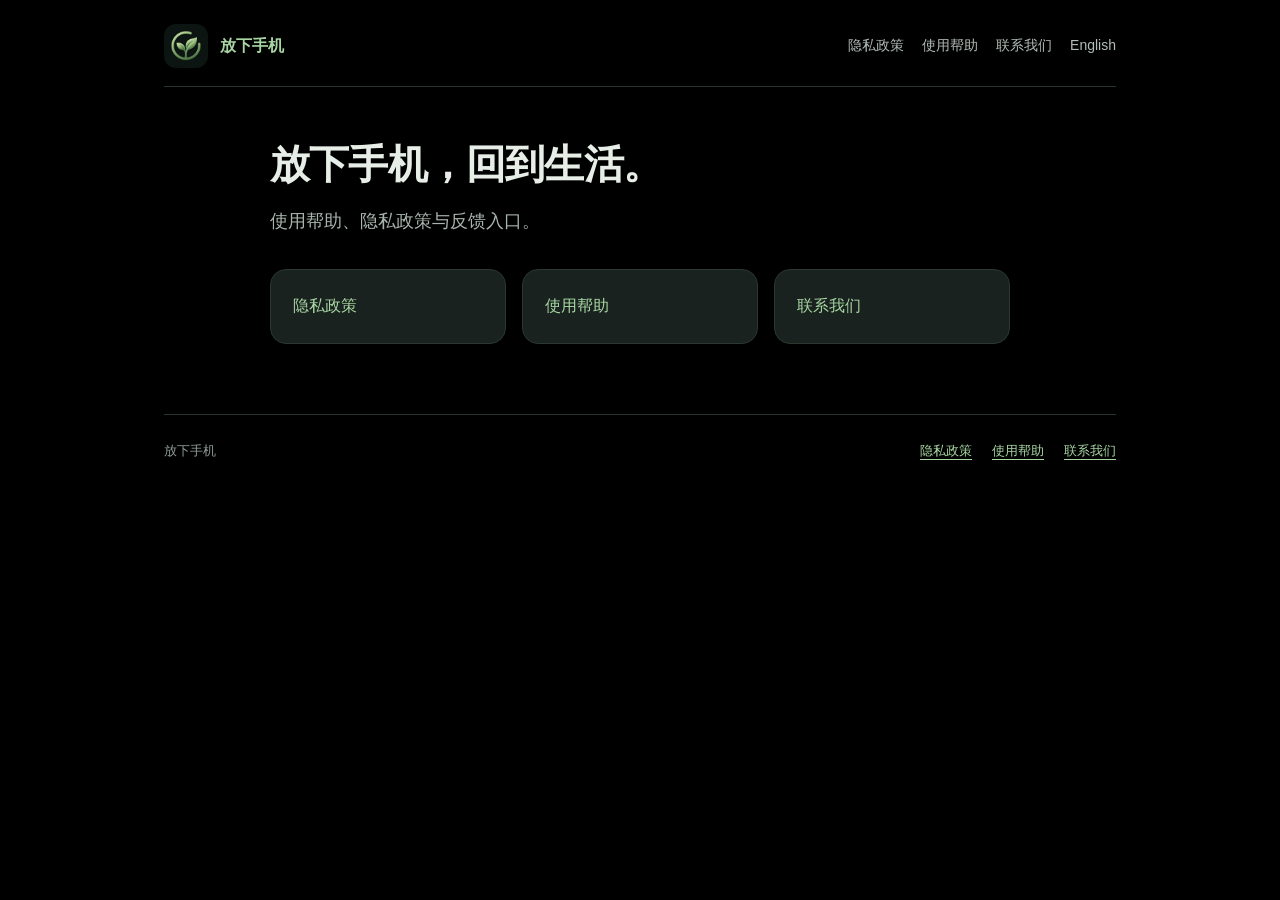
<file: index.html>
<!doctype html>
<html lang="zh-Hans">
<head><meta charset="utf-8"><meta name="viewport" content="width=device-width,initial-scale=1">
<title>放下手机 · 放下手机</title><meta name="description" content="放下手机，回到生活。">
<link rel="icon" href="assets/icon.png"><link rel="stylesheet" href="assets/site.css"></head>
<body><div class="wrap"><header><a class="brand" href="index.html"><img src="assets/icon.png" alt="">放下手机</a>
<nav aria-label="导航"><a href="privacy.html">隐私政策</a><a href="help.html">使用帮助</a><a href="contact.html">联系我们</a><a href="index-en.html" hreflang="en">English</a></nav></header>
<main><h1>放下手机，回到生活。</h1><p class="intro">使用帮助、隐私政策与反馈入口。</p><div class="choices"><a class="choice" href="privacy.html">隐私政策</a><a class="choice" href="help.html">使用帮助</a><a class="choice" href="contact.html">联系我们</a></div></main><footer><span>放下手机</span><div class="links"><a href="privacy.html">隐私政策</a><a href="help.html">使用帮助</a><a href="contact.html">联系我们</a></div></footer></div><script>
const pages = {privacy:'privacy.html',help:'help.html',contact:'contact.html',
'privacy-en':'privacy-en.html','help-en':'help-en.html','contact-en':'contact-en.html'};
const target = pages[location.hash.slice(1)];
if (target) location.replace(target);
</script></body></html>
</file>
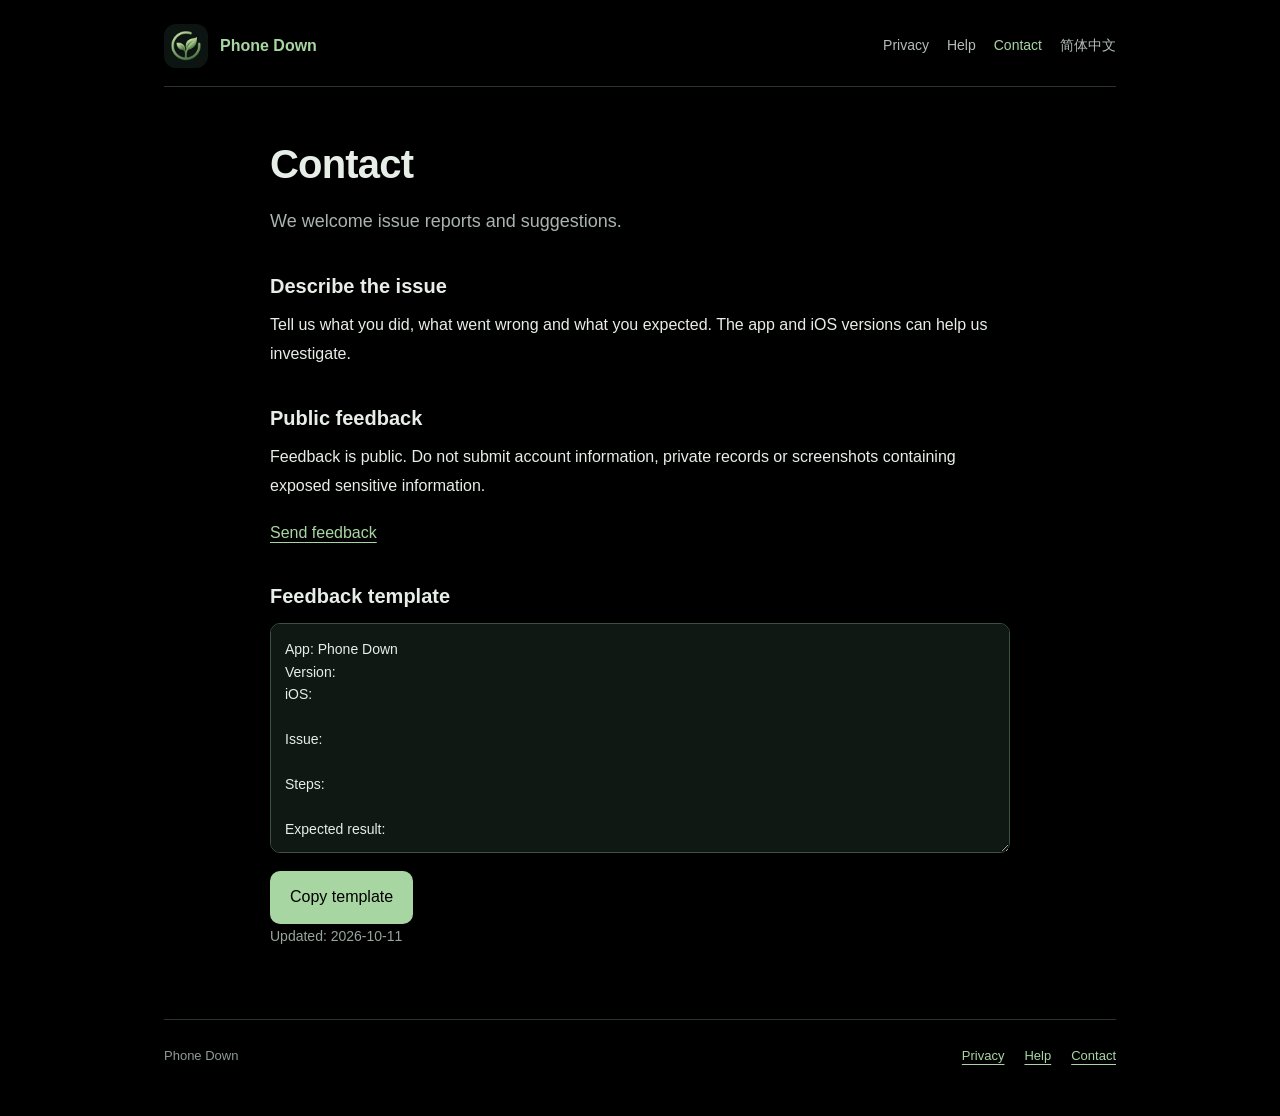
<file: contact-en.html>
<!doctype html>
<html lang="en">
<head><meta charset="utf-8"><meta name="viewport" content="width=device-width,initial-scale=1">
<title>Contact · Phone Down</title><meta name="description" content="We welcome issue reports and suggestions.">
<link rel="icon" href="assets/icon.png"><link rel="stylesheet" href="assets/site.css"></head>
<body><div class="wrap"><header><a class="brand" href="index-en.html"><img src="assets/icon.png" alt="">Phone Down</a>
<nav aria-label="Navigation"><a href="privacy-en.html">Privacy</a><a href="help-en.html">Help</a><a href="contact-en.html" aria-current="page">Contact</a><a href="contact.html" hreflang="zh-Hans">简体中文</a></nav></header>
<main><h1>Contact</h1><p class="intro">We welcome issue reports and suggestions.</p><section><h2>Describe the issue</h2><p>Tell us what you did, what went wrong and what you expected. The app and iOS versions can help us investigate.</p></section><section><h2>Public feedback</h2><p>Feedback is public. Do not submit account information, private records or screenshots containing exposed sensitive information.</p></section><p><a href="https://github.com/qge0001/phone-down-site/issues">Send feedback</a></p><h2>Feedback template</h2><textarea class="feedback-template" readonly aria-label="Feedback template">App: Phone Down
Version:
iOS:

Issue:

Steps:

Expected result:
</textarea><button class="copy" data-copy="App: Phone Down
Version:
iOS:

Issue:

Steps:

Expected result:
" data-done="Copied" data-error="Please copy the template above">Copy template</button><p class="muted">Updated: 2026-10-11</p></main><footer><span>Phone Down</span><div class="links"><a href="privacy-en.html">Privacy</a><a href="help-en.html">Help</a><a href="contact-en.html" aria-current="page">Contact</a></div></footer></div><script src="assets/contact.js" defer></script></body></html>
</file>
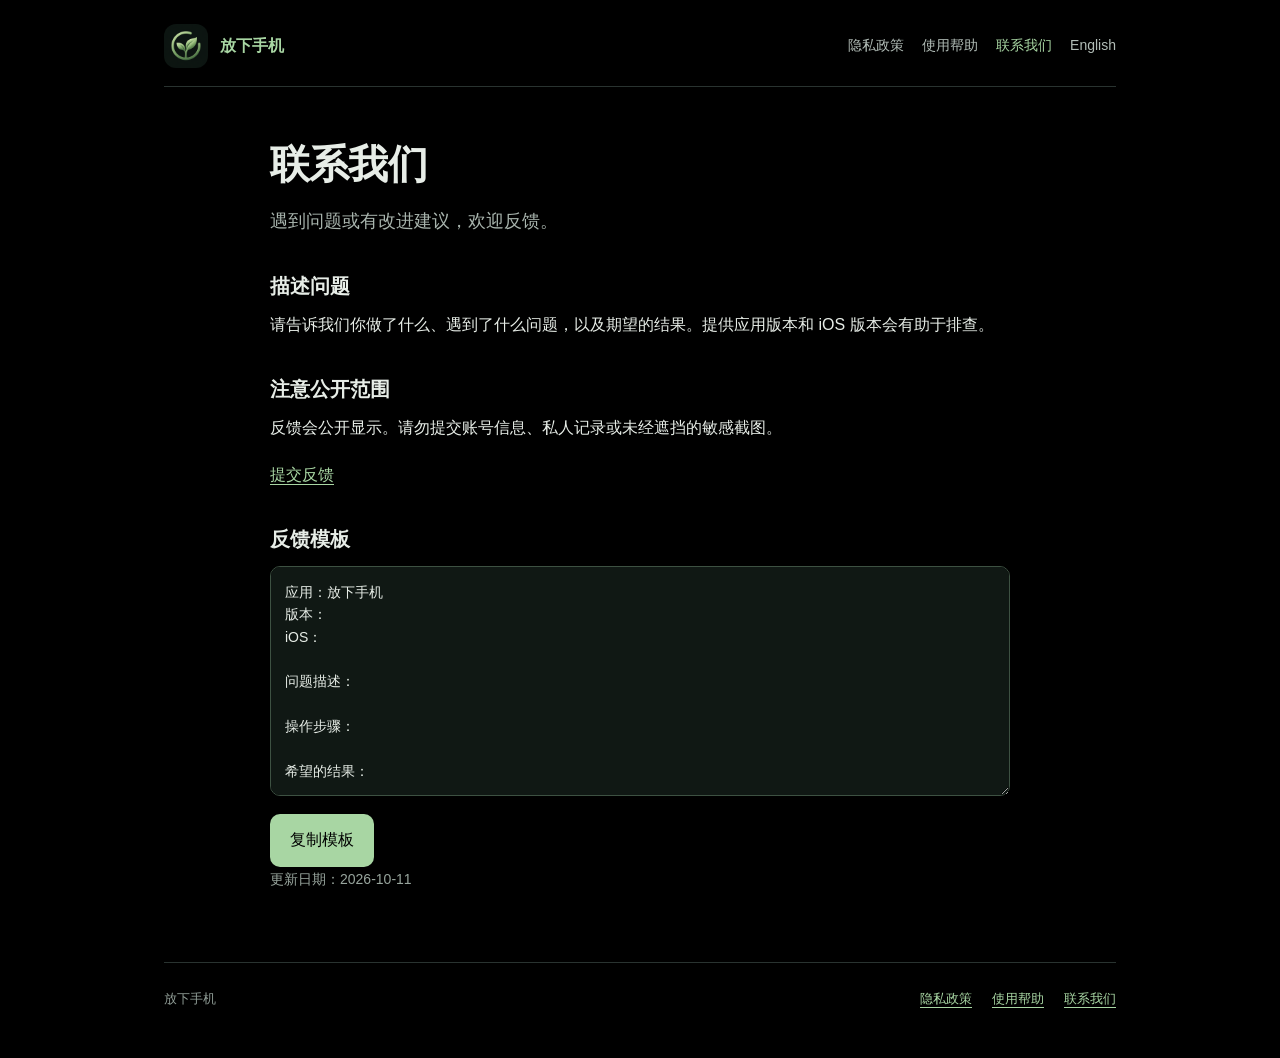
<file: contact.html>
<!doctype html>
<html lang="zh-Hans">
<head><meta charset="utf-8"><meta name="viewport" content="width=device-width,initial-scale=1">
<title>联系我们 · 放下手机</title><meta name="description" content="遇到问题或有改进建议，欢迎反馈。">
<link rel="icon" href="assets/icon.png"><link rel="stylesheet" href="assets/site.css"></head>
<body><div class="wrap"><header><a class="brand" href="index.html"><img src="assets/icon.png" alt="">放下手机</a>
<nav aria-label="导航"><a href="privacy.html">隐私政策</a><a href="help.html">使用帮助</a><a href="contact.html" aria-current="page">联系我们</a><a href="contact-en.html" hreflang="en">English</a></nav></header>
<main><h1>联系我们</h1><p class="intro">遇到问题或有改进建议，欢迎反馈。</p><section><h2>描述问题</h2><p>请告诉我们你做了什么、遇到了什么问题，以及期望的结果。提供应用版本和 iOS 版本会有助于排查。</p></section><section><h2>注意公开范围</h2><p>反馈会公开显示。请勿提交账号信息、私人记录或未经遮挡的敏感截图。</p></section><p><a href="https://github.com/qge0001/phone-down-site/issues">提交反馈</a></p><h2>反馈模板</h2><textarea class="feedback-template" readonly aria-label="反馈模板">应用：放下手机
版本：
iOS：

问题描述：

操作步骤：

希望的结果：
</textarea><button class="copy" data-copy="应用：放下手机
版本：
iOS：

问题描述：

操作步骤：

希望的结果：
" data-done="已复制" data-error="请手动复制上方模板">复制模板</button><p class="muted">更新日期：2026-10-11</p></main><footer><span>放下手机</span><div class="links"><a href="privacy.html">隐私政策</a><a href="help.html">使用帮助</a><a href="contact.html" aria-current="page">联系我们</a></div></footer></div><script src="assets/contact.js" defer></script></body></html>
</file>
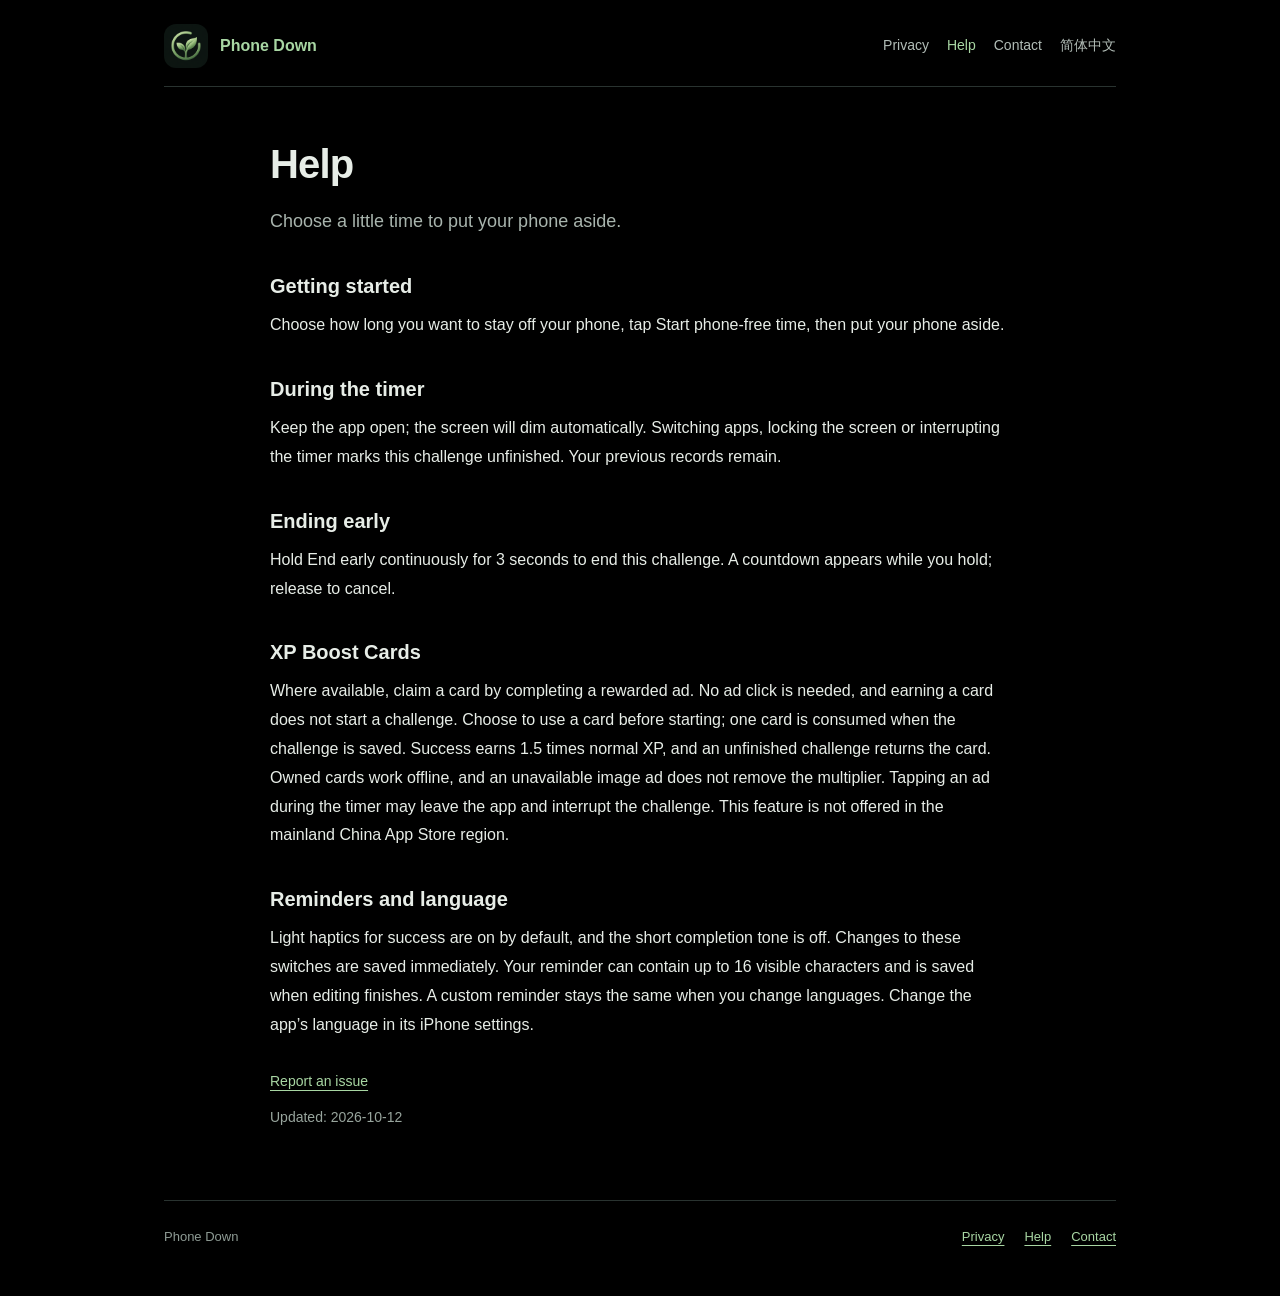
<file: help-en.html>
<!doctype html>
<html lang="en">
<head><meta charset="utf-8"><meta name="viewport" content="width=device-width,initial-scale=1">
<title>Help · Phone Down</title><meta name="description" content="Choose a little time to put your phone aside.">
<link rel="icon" href="assets/icon.png"><link rel="stylesheet" href="assets/site.css"></head>
<body><div class="wrap"><header><a class="brand" href="index-en.html"><img src="assets/icon.png" alt="">Phone Down</a>
<nav aria-label="Navigation"><a href="privacy-en.html">Privacy</a><a href="help-en.html" aria-current="page">Help</a><a href="contact-en.html">Contact</a><a href="help.html" hreflang="zh-Hans">简体中文</a></nav></header>
<main><h1>Help</h1><p class="intro">Choose a little time to put your phone aside.</p><section><h2>Getting started</h2><p>Choose how long you want to stay off your phone, tap Start phone-free time, then put your phone aside.</p></section><section><h2>During the timer</h2><p>Keep the app open; the screen will dim automatically. Switching apps, locking the screen or interrupting the timer marks this challenge unfinished. Your previous records remain.</p></section><section><h2>Ending early</h2><p>Hold End early continuously for 3 seconds to end this challenge. A countdown appears while you hold; release to cancel.</p></section><section><h2>XP Boost Cards</h2><p>Where available, claim a card by completing a rewarded ad. No ad click is needed, and earning a card does not start a challenge. Choose to use a card before starting; one card is consumed when the challenge is saved. Success earns 1.5 times normal XP, and an unfinished challenge returns the card. Owned cards work offline, and an unavailable image ad does not remove the multiplier. Tapping an ad during the timer may leave the app and interrupt the challenge. This feature is not offered in the mainland China App Store region.</p></section><section><h2>Reminders and language</h2><p>Light haptics for success are on by default, and the short completion tone is off. Changes to these switches are saved immediately. Your reminder can contain up to 16 visible characters and is saved when editing finishes. A custom reminder stays the same when you change languages. Change the app’s language in its iPhone settings.</p></section><div class="sources"><a href="contact-en.html">Report an issue</a></div><p class="muted">Updated: 2026-10-12</p></main><footer><span>Phone Down</span><div class="links"><a href="privacy-en.html">Privacy</a><a href="help-en.html" aria-current="page">Help</a><a href="contact-en.html">Contact</a></div></footer></div></body></html>
</file>
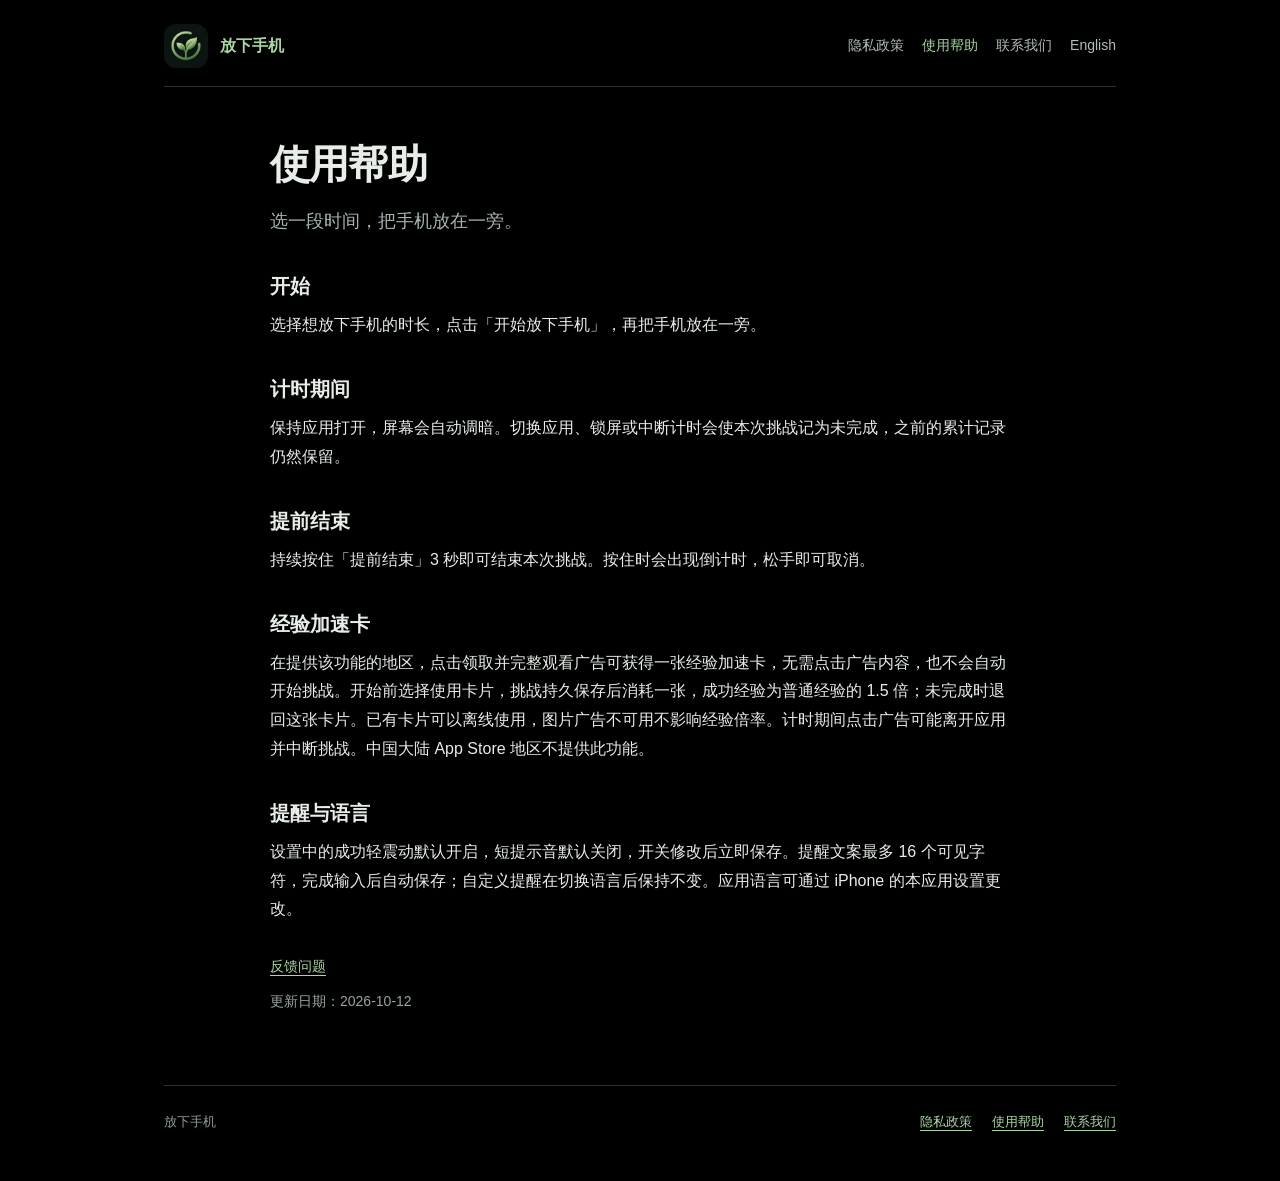
<file: help.html>
<!doctype html>
<html lang="zh-Hans">
<head><meta charset="utf-8"><meta name="viewport" content="width=device-width,initial-scale=1">
<title>使用帮助 · 放下手机</title><meta name="description" content="选一段时间，把手机放在一旁。">
<link rel="icon" href="assets/icon.png"><link rel="stylesheet" href="assets/site.css"></head>
<body><div class="wrap"><header><a class="brand" href="index.html"><img src="assets/icon.png" alt="">放下手机</a>
<nav aria-label="导航"><a href="privacy.html">隐私政策</a><a href="help.html" aria-current="page">使用帮助</a><a href="contact.html">联系我们</a><a href="help-en.html" hreflang="en">English</a></nav></header>
<main><h1>使用帮助</h1><p class="intro">选一段时间，把手机放在一旁。</p><section><h2>开始</h2><p>选择想放下手机的时长，点击「开始放下手机」，再把手机放在一旁。</p></section><section><h2>计时期间</h2><p>保持应用打开，屏幕会自动调暗。切换应用、锁屏或中断计时会使本次挑战记为未完成，之前的累计记录仍然保留。</p></section><section><h2>提前结束</h2><p>持续按住「提前结束」3 秒即可结束本次挑战。按住时会出现倒计时，松手即可取消。</p></section><section><h2>经验加速卡</h2><p>在提供该功能的地区，点击领取并完整观看广告可获得一张经验加速卡，无需点击广告内容，也不会自动开始挑战。开始前选择使用卡片，挑战持久保存后消耗一张，成功经验为普通经验的 1.5 倍；未完成时退回这张卡片。已有卡片可以离线使用，图片广告不可用不影响经验倍率。计时期间点击广告可能离开应用并中断挑战。中国大陆 App Store 地区不提供此功能。</p></section><section><h2>提醒与语言</h2><p>设置中的成功轻震动默认开启，短提示音默认关闭，开关修改后立即保存。提醒文案最多 16 个可见字符，完成输入后自动保存；自定义提醒在切换语言后保持不变。应用语言可通过 iPhone 的本应用设置更改。</p></section><div class="sources"><a href="contact.html">反馈问题</a></div><p class="muted">更新日期：2026-10-12</p></main><footer><span>放下手机</span><div class="links"><a href="privacy.html">隐私政策</a><a href="help.html" aria-current="page">使用帮助</a><a href="contact.html">联系我们</a></div></footer></div></body></html>
</file>
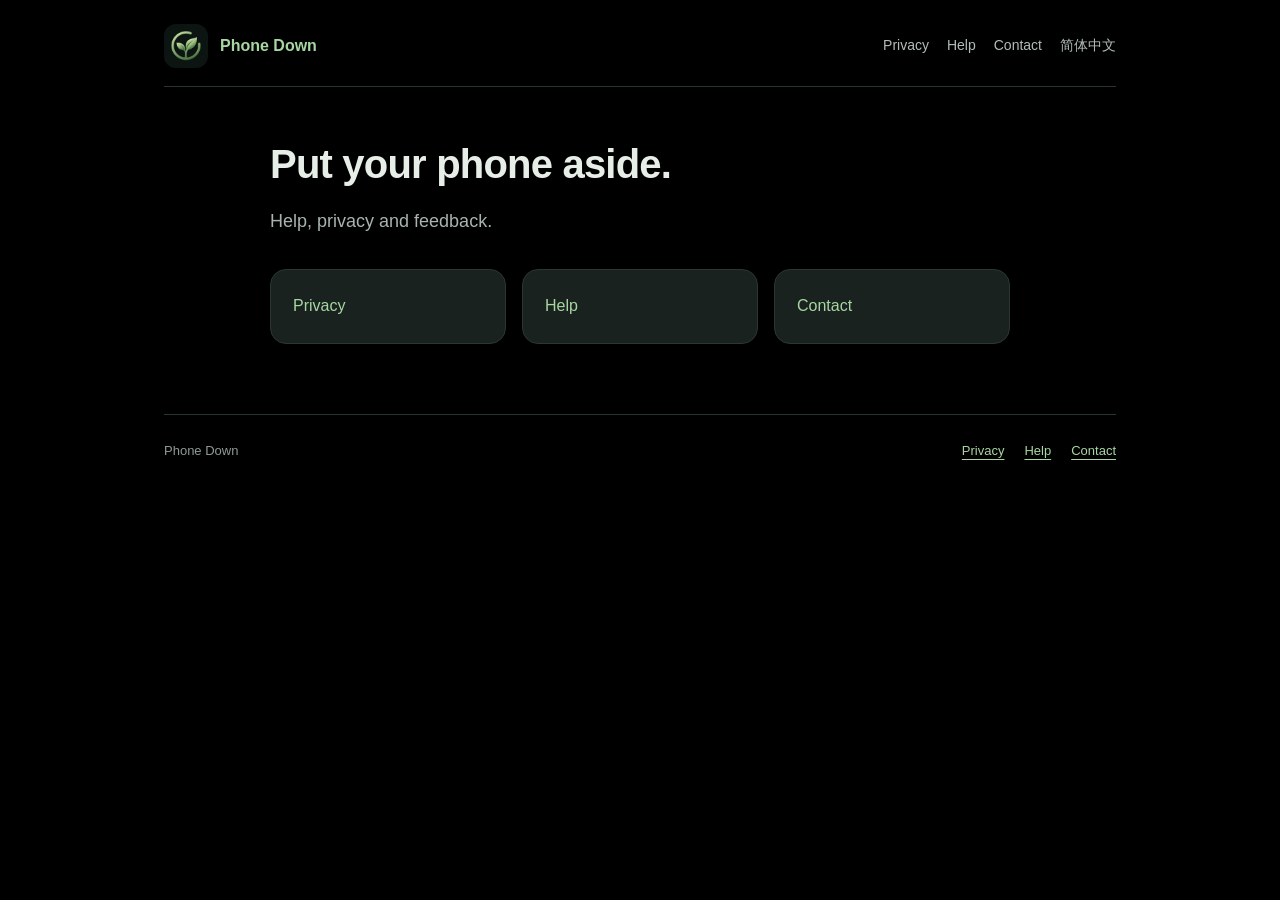
<file: index-en.html>
<!doctype html>
<html lang="en">
<head><meta charset="utf-8"><meta name="viewport" content="width=device-width,initial-scale=1">
<title>Phone Down · Phone Down</title><meta name="description" content="Put your phone aside.">
<link rel="icon" href="assets/icon.png"><link rel="stylesheet" href="assets/site.css"></head>
<body><div class="wrap"><header><a class="brand" href="index-en.html"><img src="assets/icon.png" alt="">Phone Down</a>
<nav aria-label="Navigation"><a href="privacy-en.html">Privacy</a><a href="help-en.html">Help</a><a href="contact-en.html">Contact</a><a href="index.html" hreflang="zh-Hans">简体中文</a></nav></header>
<main><h1>Put your phone aside.</h1><p class="intro">Help, privacy and feedback.</p><div class="choices"><a class="choice" href="privacy-en.html">Privacy</a><a class="choice" href="help-en.html">Help</a><a class="choice" href="contact-en.html">Contact</a></div></main><footer><span>Phone Down</span><div class="links"><a href="privacy-en.html">Privacy</a><a href="help-en.html">Help</a><a href="contact-en.html">Contact</a></div></footer></div><script>
const pages = {privacy:'privacy.html',help:'help.html',contact:'contact.html',
'privacy-en':'privacy-en.html','help-en':'help-en.html','contact-en':'contact-en.html'};
const target = pages[location.hash.slice(1)];
if (target) location.replace(target);
</script></body></html>
</file>
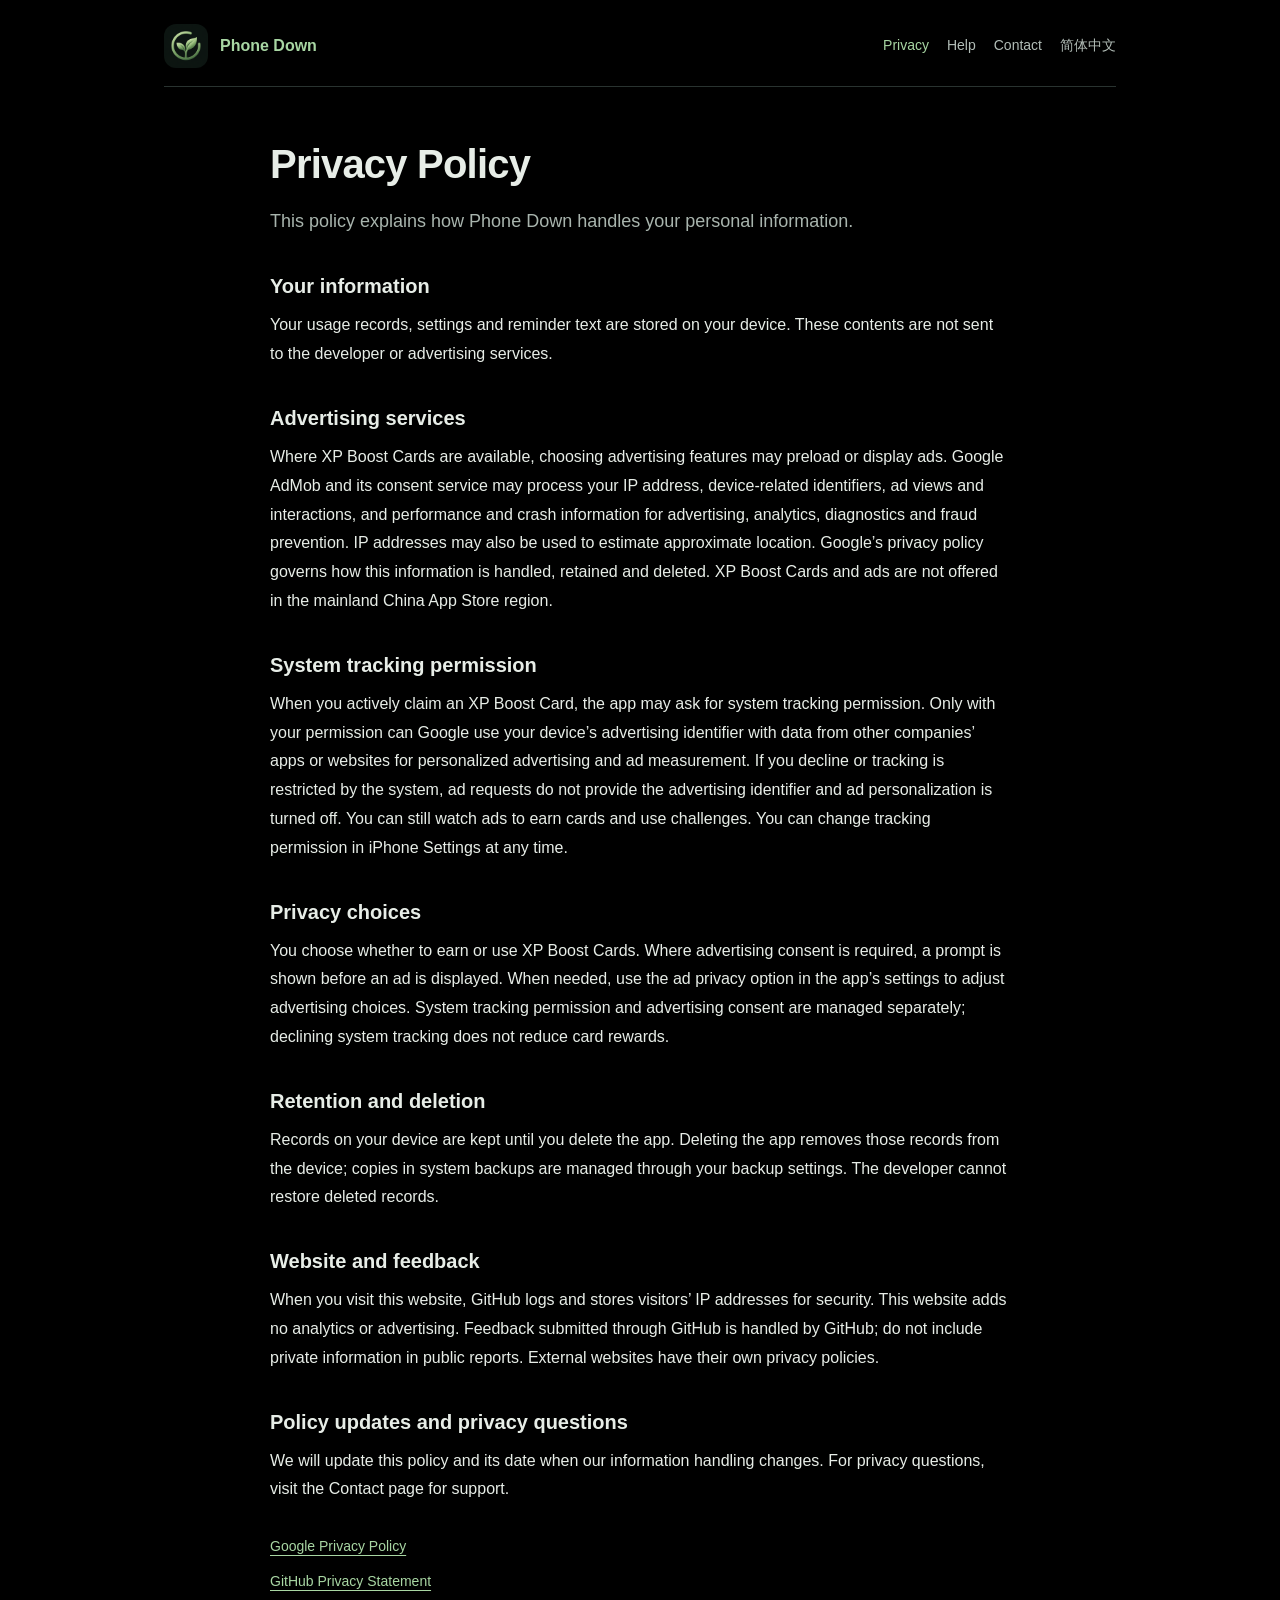
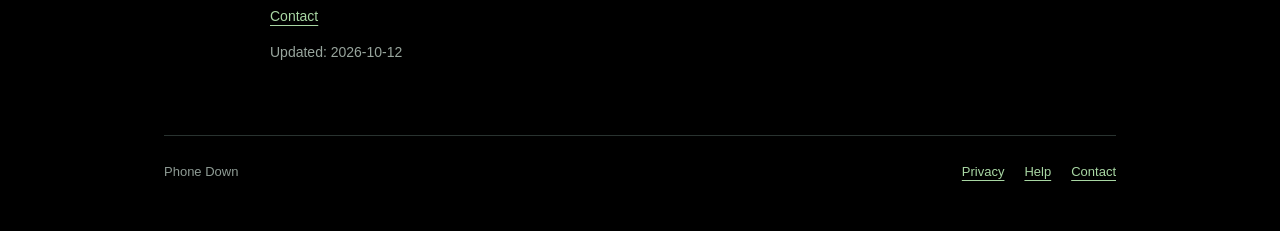
<file: privacy-en.html>
<!doctype html>
<html lang="en">
<head><meta charset="utf-8"><meta name="viewport" content="width=device-width,initial-scale=1">
<title>Privacy Policy · Phone Down</title><meta name="description" content="This policy explains how Phone Down handles your personal information.">
<link rel="icon" href="assets/icon.png"><link rel="stylesheet" href="assets/site.css"></head>
<body><div class="wrap"><header><a class="brand" href="index-en.html"><img src="assets/icon.png" alt="">Phone Down</a>
<nav aria-label="Navigation"><a href="privacy-en.html" aria-current="page">Privacy</a><a href="help-en.html">Help</a><a href="contact-en.html">Contact</a><a href="privacy.html" hreflang="zh-Hans">简体中文</a></nav></header>
<main><h1>Privacy Policy</h1><p class="intro">This policy explains how Phone Down handles your personal information.</p><section><h2>Your information</h2><p>Your usage records, settings and reminder text are stored on your device. These contents are not sent to the developer or advertising services.</p></section><section><h2>Advertising services</h2><p>Where XP Boost Cards are available, choosing advertising features may preload or display ads. Google AdMob and its consent service may process your IP address, device-related identifiers, ad views and interactions, and performance and crash information for advertising, analytics, diagnostics and fraud prevention. IP addresses may also be used to estimate approximate location. Google’s privacy policy governs how this information is handled, retained and deleted. XP Boost Cards and ads are not offered in the mainland China App Store region.</p></section><section><h2>System tracking permission</h2><p>When you actively claim an XP Boost Card, the app may ask for system tracking permission. Only with your permission can Google use your device’s advertising identifier with data from other companies’ apps or websites for personalized advertising and ad measurement. If you decline or tracking is restricted by the system, ad requests do not provide the advertising identifier and ad personalization is turned off. You can still watch ads to earn cards and use challenges. You can change tracking permission in iPhone Settings at any time.</p></section><section><h2>Privacy choices</h2><p>You choose whether to earn or use XP Boost Cards. Where advertising consent is required, a prompt is shown before an ad is displayed. When needed, use the ad privacy option in the app’s settings to adjust advertising choices. System tracking permission and advertising consent are managed separately; declining system tracking does not reduce card rewards.</p></section><section><h2>Retention and deletion</h2><p>Records on your device are kept until you delete the app. Deleting the app removes those records from the device; copies in system backups are managed through your backup settings. The developer cannot restore deleted records.</p></section><section><h2>Website and feedback</h2><p>When you visit this website, GitHub logs and stores visitors’ IP addresses for security. This website adds no analytics or advertising. Feedback submitted through GitHub is handled by GitHub; do not include private information in public reports. External websites have their own privacy policies.</p></section><section><h2>Policy updates and privacy questions</h2><p>We will update this policy and its date when our information handling changes. For privacy questions, visit the Contact page for support.</p></section><div class="sources"><a href="https://policies.google.com/privacy">Google Privacy Policy</a><a href="https://docs.github.com/en/site-policy/privacy-policies/github-general-privacy-statement">GitHub Privacy Statement</a><a href="contact-en.html">Contact</a></div><p class="muted">Updated: 2026-10-12</p></main><footer><span>Phone Down</span><div class="links"><a href="privacy-en.html" aria-current="page">Privacy</a><a href="help-en.html">Help</a><a href="contact-en.html">Contact</a></div></footer></div></body></html>
</file>
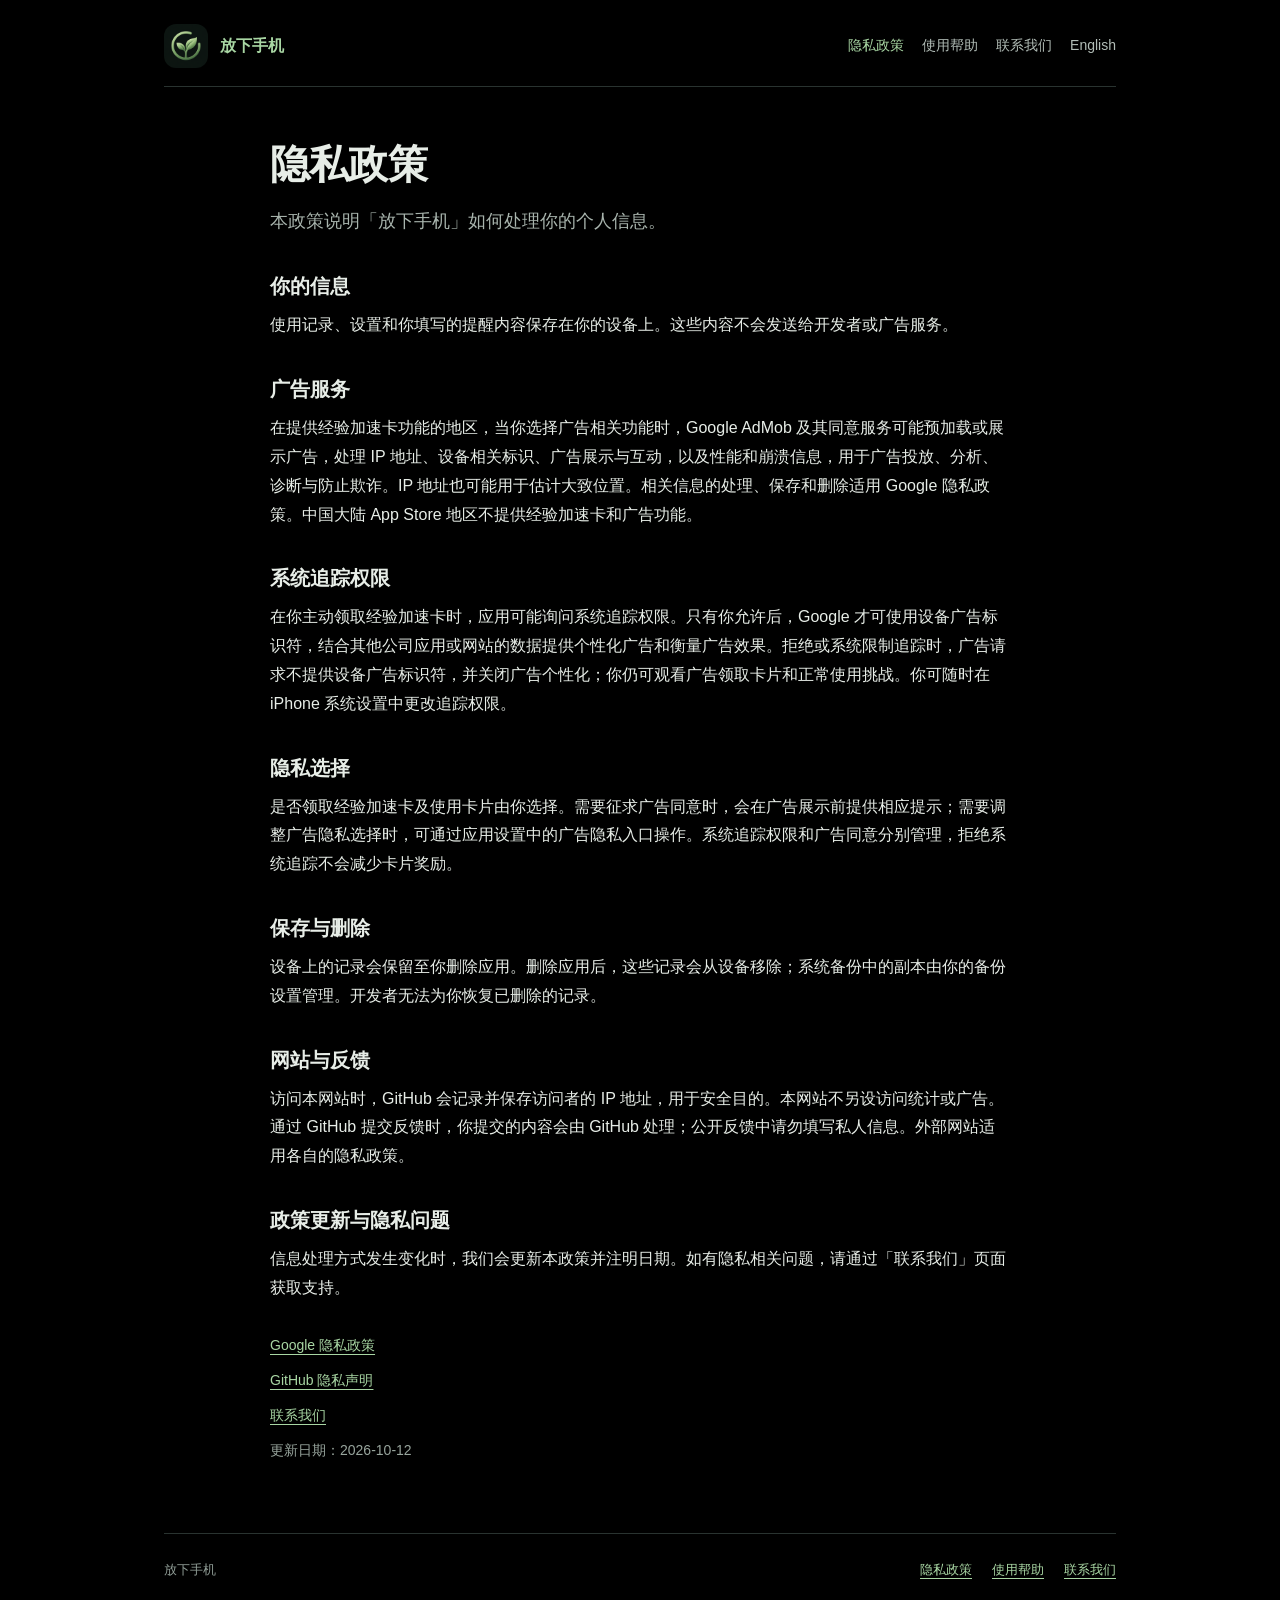
<file: privacy.html>
<!doctype html>
<html lang="zh-Hans">
<head><meta charset="utf-8"><meta name="viewport" content="width=device-width,initial-scale=1">
<title>隐私政策 · 放下手机</title><meta name="description" content="本政策说明「放下手机」如何处理你的个人信息。">
<link rel="icon" href="assets/icon.png"><link rel="stylesheet" href="assets/site.css"></head>
<body><div class="wrap"><header><a class="brand" href="index.html"><img src="assets/icon.png" alt="">放下手机</a>
<nav aria-label="导航"><a href="privacy.html" aria-current="page">隐私政策</a><a href="help.html">使用帮助</a><a href="contact.html">联系我们</a><a href="privacy-en.html" hreflang="en">English</a></nav></header>
<main><h1>隐私政策</h1><p class="intro">本政策说明「放下手机」如何处理你的个人信息。</p><section><h2>你的信息</h2><p>使用记录、设置和你填写的提醒内容保存在你的设备上。这些内容不会发送给开发者或广告服务。</p></section><section><h2>广告服务</h2><p>在提供经验加速卡功能的地区，当你选择广告相关功能时，Google AdMob 及其同意服务可能预加载或展示广告，处理 IP 地址、设备相关标识、广告展示与互动，以及性能和崩溃信息，用于广告投放、分析、诊断与防止欺诈。IP 地址也可能用于估计大致位置。相关信息的处理、保存和删除适用 Google 隐私政策。中国大陆 App Store 地区不提供经验加速卡和广告功能。</p></section><section><h2>系统追踪权限</h2><p>在你主动领取经验加速卡时，应用可能询问系统追踪权限。只有你允许后，Google 才可使用设备广告标识符，结合其他公司应用或网站的数据提供个性化广告和衡量广告效果。拒绝或系统限制追踪时，广告请求不提供设备广告标识符，并关闭广告个性化；你仍可观看广告领取卡片和正常使用挑战。你可随时在 iPhone 系统设置中更改追踪权限。</p></section><section><h2>隐私选择</h2><p>是否领取经验加速卡及使用卡片由你选择。需要征求广告同意时，会在广告展示前提供相应提示；需要调整广告隐私选择时，可通过应用设置中的广告隐私入口操作。系统追踪权限和广告同意分别管理，拒绝系统追踪不会减少卡片奖励。</p></section><section><h2>保存与删除</h2><p>设备上的记录会保留至你删除应用。删除应用后，这些记录会从设备移除；系统备份中的副本由你的备份设置管理。开发者无法为你恢复已删除的记录。</p></section><section><h2>网站与反馈</h2><p>访问本网站时，GitHub 会记录并保存访问者的 IP 地址，用于安全目的。本网站不另设访问统计或广告。通过 GitHub 提交反馈时，你提交的内容会由 GitHub 处理；公开反馈中请勿填写私人信息。外部网站适用各自的隐私政策。</p></section><section><h2>政策更新与隐私问题</h2><p>信息处理方式发生变化时，我们会更新本政策并注明日期。如有隐私相关问题，请通过「联系我们」页面获取支持。</p></section><div class="sources"><a href="https://policies.google.com/privacy">Google 隐私政策</a><a href="https://docs.github.com/en/site-policy/privacy-policies/github-general-privacy-statement">GitHub 隐私声明</a><a href="contact.html">联系我们</a></div><p class="muted">更新日期：2026-10-12</p></main><footer><span>放下手机</span><div class="links"><a href="privacy.html" aria-current="page">隐私政策</a><a href="help.html">使用帮助</a><a href="contact.html">联系我们</a></div></footer></div></body></html>
</file>
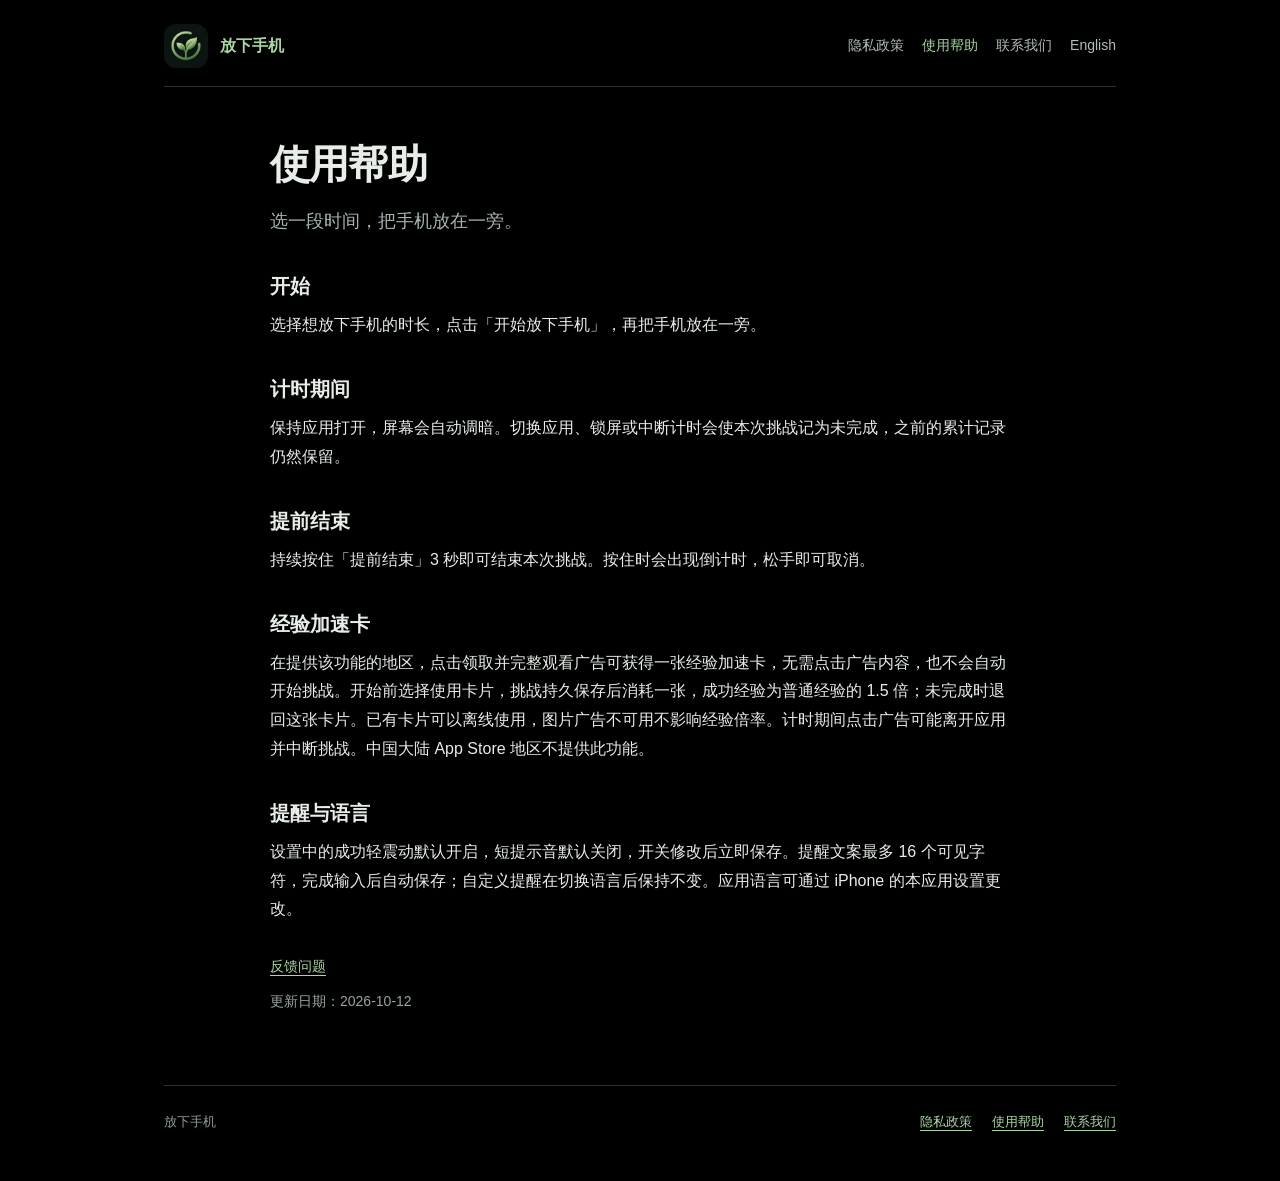
<file: support.html>
<!doctype html><html lang="zh-Hans"><head><meta charset="utf-8"><meta name="viewport" content="width=device-width,initial-scale=1"><meta http-equiv="refresh" content="0;url=help.html"><title>使用帮助 · 放下手机</title></head><body><a href="help.html">使用帮助</a></body></html>
</file>
<file: assets/site.css>
*{box-sizing:border-box}html{color-scheme:dark}body{margin:0;background:#000000;color:#e7ede7;font:16px/1.8 -apple-system,BlinkMacSystemFont,"Segoe UI",sans-serif}a{color:#a8d6a3;text-underline-offset:4px}a:hover{color:#d0efc7}button{font:inherit}.wrap{max-width:1000px;margin:auto;padding:24px}header{display:flex;align-items:center;justify-content:space-between;gap:24px;border-bottom:1px solid #293330;padding-bottom:18px}.brand{display:flex;align-items:center;gap:12px;text-decoration:none;font-weight:650}.brand img{width:44px;height:44px;border-radius:12px}nav{display:flex;gap:18px;flex-wrap:wrap;font-size:14px}nav a{text-decoration:none;color:#b2bdb7}nav a[aria-current=page]{color:#a8d6a3}main{max-width:740px;margin:52px auto 70px}h1{font-size:clamp(28px,5vw,40px);line-height:1.25;margin:0 0 16px;letter-spacing:-.02em}h2{font-size:20px;line-height:1.5;margin:34px 0 10px}p{margin:0 0 18px;white-space:pre-line}.intro{color:#a8b4ad;font-size:18px}.tag{display:inline-block;color:#b3cfad;font-size:12px;border:1px solid #3d5142;border-radius:20px;padding:2px 12px;margin-bottom:20px}.choices{display:grid;grid-template-columns:repeat(3,1fr);gap:16px;margin-top:32px}.choice{display:block;text-decoration:none;background:#19221e;border:1px solid #2a3830;border-radius:16px;padding:22px}.choice span{display:block;color:#a8b4ad;font-size:14px;margin-top:8px}.muted{color:#98a59d;font-size:14px}.email{font-size:18px}.copy{background:#a8d6a3;color:#102313;border:0;border-radius:10px;padding:12px 20px;cursor:pointer;min-height:44px}footer{border-top:1px solid #293330;padding:24px 0;color:#8e9b94;font-size:13px;display:flex;justify-content:space-between;gap:16px;flex-wrap:wrap}.links{display:flex;gap:20px;flex-wrap:wrap}.sources{margin-top:30px;font-size:14px}.sources a{display:block;margin:10px 0}@media(max-width:650px){.wrap{padding:20px}header{align-items:flex-start;flex-direction:column;gap:14px}nav{gap:16px}main{margin:32px auto 48px}.choices{grid-template-columns:1fr;gap:12px}h2{margin-top:26px}.choice{padding:18px}}
.feedback-template{display:block;width:100%;min-height:230px;margin:12px 0 18px;padding:14px;background:#101814;color:#e7ede7;border:1px solid #3d5142;border-radius:10px;font:14px/1.6 -apple-system,BlinkMacSystemFont,"Segoe UI",sans-serif;resize:vertical}
.copy{color:#000;min-height:44px}
</file>
